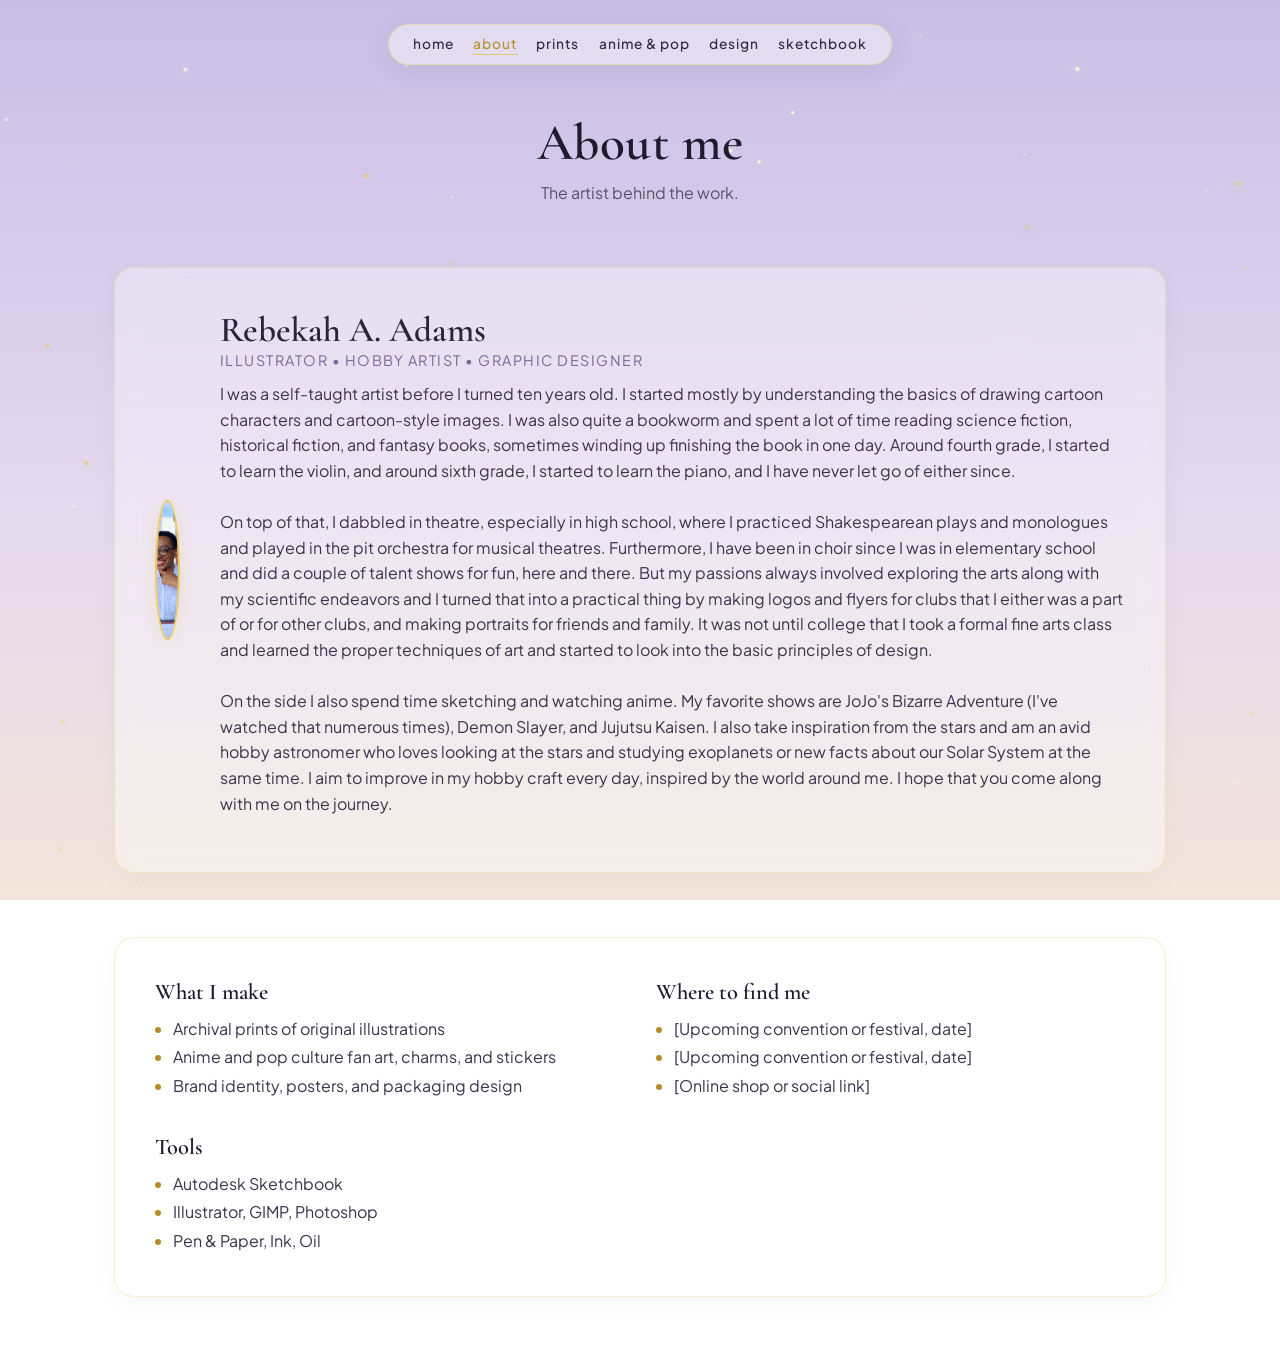
<file: about.html>
<!DOCTYPE html>
<html lang="en">
<head>
  <meta charset="UTF-8" />
  <meta name="viewport" content="width=device-width, initial-scale=1.0" />
  <title>About Me!</title>

  <link href="https://fonts.googleapis.com/css2?family=Cormorant+Garamond:ital,wght@0,400;0,600;1,400&family=Plus+Jakarta+Sans:wght@300;400;500;600&display=swap" rel="stylesheet">
  <!-- Bump ?v= whenever you edit styles.css so browsers grab the new version -->
  <link rel="stylesheet" href="styles.css?v=3" />
</head>
<body>

  <!-- Starfield Canvas -->
  <canvas id="celestial-bg"></canvas>

  <!-- Navigation -->
  <nav class="sticky-nav">
    <a href="index.html">home</a>
    <a href="about.html" class="active" aria-current="page">about</a>
    <a href="prints.html">prints</a>
    <a href="anime.html">anime &amp; pop</a>
    <a href="design.html">design</a>
    <a href="sketchbook.html">sketchbook</a>
  </nav>

  <main class="content-container">

    <header class="page-intro">
      <h1>About me</h1>
      <p>The artist behind the work.</p>
    </header>

    <section class="portfolio-section bio-card">
      <div class="bio-avatar">
        <img src="photos/avatar/IMG_4294.jpeg" alt="Portrait of the artist" />
      </div>
      <div class="bio-text">
        <h2>Rebekah A. Adams</h2>
        <p class="bio-subtitle">illustrator • hobby artist • graphic designer</p>
        <p class="bio-body">
          I was a self-taught artist before I turned ten years old. I started mostly by understanding the basics of drawing cartoon characters and cartoon-style images. 
          I was also quite a bookworm and spent a lot of time reading science fiction, historical fiction, and fantasy books, sometimes winding up finishing the book in one day. 
          Around fourth grade, I started to learn the violin, and around sixth grade, I started to learn the piano, and I have never let go of either since. <br>
          <br>
          On top of that, I dabbled in theatre, especially in high school, where I practiced Shakespearean plays and monologues and played in the pit orchestra for musical theatres.
          Furthermore, I have been in choir since I was in elementary school and did a couple of talent shows for fun, here and there. But my passions always involved exploring the arts along with my scientific endeavors
          and I turned that into a practical thing by making logos and flyers for clubs that I either was a part of or for other clubs, and making portraits for friends and family. 
          It was not until college that I took a formal fine arts class and learned the proper techniques of art and started to look into the basic principles of design. <br>
          <br>
          On the side I also spend time sketching and watching anime. My favorite shows are JoJo's Bizarre Adventure (I've watched that numerous times), Demon Slayer, and Jujutsu Kaisen. 
          I also take inspiration from the stars and am an avid hobby astronomer who loves looking at the stars and studying exoplanets or new facts about our Solar System at the same time.
          I aim to improve in my hobby craft every day, inspired by the world around me. I hope that you come along with me on the journey. 
        </p>
      </div>
    </section>

    <section class="portfolio-section">
      <div class="about-grid">
        <div class="about-block">
          <h3>What I make</h3>
          <ul>
            <li>Archival prints of original illustrations</li>
            <li>Anime and pop culture fan art, charms, and stickers</li>
            <li>Brand identity, posters, and packaging design</li>
          </ul>
        </div>
        <div class="about-block">
          <h3>Where to find me</h3>
          <ul>
            <li>[Upcoming convention or festival, date]</li>
            <li>[Upcoming convention or festival, date]</li>
            <li>[Online shop or social link]</li>
          </ul>
        </div>
        <div class="about-block">
          <h3>Tools</h3>
          <ul>
            <li>Autodesk Sketchbook</li>
            <li>Illustrator, GIMP, Photoshop</li>
            <li>Pen & Paper, Ink, Oil</li>
          </ul>
        </div>
       <!-- <div class="about-block">
          <h3>Commissions</h3>
          <p>Interested in a custom piece or a design project? Send me a note with what you have in mind.</p>
          <a class="contact-button" href="mailto:you@example.com">Email me</a>
        </div> -->
      </div>
    </section>

  </main>

  <script src="starfield.js?v=3"></script>
</body>
</html>
</file>
<file: styles.css>
*,
*::before,
*::after {
  box-sizing: border-box;
}

body {
  margin: 0;
  min-height: 100vh;
  font-family: 'Plus Jakarta Sans', system-ui, sans-serif;
  color: #2a2438;
  /* Dusky twilight sky so the cream + gold stars actually show up */
  background: linear-gradient(180deg, #c9bfe6 0%, #e4d8ef 55%, #f3e6dc 100%);
  background-attachment: fixed;
}

h1, h2, h3 {
  font-family: 'Cormorant Garamond', Georgia, serif;
  font-weight: 600;
  margin: 0;
}

p {
  margin: 0;
}

img {
  display: block;
  max-width: 100%;
}

/* =========================================================
   NEW: starfield canvas sits BEHIND everything (was missing)
   ========================================================= */
#celestial-bg {
  position: fixed;
  inset: 0;
  width: 100%;
  height: 100%;
  z-index: -1;
  pointer-events: none;
}

/* =========================================================
   NEW: preloader overlay + fade-out (was missing)
   ========================================================= */
#preloader {
  position: fixed;
  inset: 0;
  z-index: 2000;
  display: flex;
  align-items: center;
  justify-content: center;
  background: #1f1a2e;
  transition: opacity 0.8s ease, visibility 0.8s ease;
}

#preloader.fade-out {
  opacity: 0;
  visibility: hidden;
}

.loader-content {
  text-align: center;
}

.celestial-spinner {
  width: 64px;
  height: 64px;
  animation: spin-glow 2.4s ease-in-out infinite;
}

.loader-text {
  margin-top: 1rem;
  font-family: 'Cormorant Garamond', Georgia, serif;
  font-style: italic;
  font-size: 1.2rem;
  color: #FFF8DC;
  letter-spacing: 1px;
}

@keyframes spin-glow {
  0%   { transform: rotate(0deg) scale(0.9); filter: drop-shadow(0 0 4px #E6CA65); }
  50%  { transform: rotate(180deg) scale(1.05); filter: drop-shadow(0 0 14px #E6CA65); }
  100% { transform: rotate(360deg) scale(0.9); filter: drop-shadow(0 0 4px #E6CA65); }
}

/* Keeps section titles from hiding under the floating nav */
.portfolio-section {
  scroll-margin-top: 6rem;
}

/* Respect visitors who turn off motion in their OS settings */
@media (prefers-reduced-motion: reduce) {
  html { scroll-behavior: auto; }
  .celestial-spinner { animation: none; }
  #preloader { transition: none; }
}

/* =========================================================
   Original style
   ========================================================= */

/* Smooth scrolling for anchor links */
html {
  scroll-behavior: smooth;
}

/* Floating Navigation Bar */
.sticky-nav {
  position: fixed;
  top: 1.5rem;
  left: 50%;
  transform: translateX(-50%);
  z-index: 1000;
  display: flex;
  gap: 1.2rem;
  padding: 0.6rem 1.5rem;
  background: rgba(255, 255, 255, 0.45);
  backdrop-filter: blur(14px);
  -webkit-backdrop-filter: blur(14px);
  border: 1px solid rgba(230, 202, 101, 0.4);
  border-radius: 40px;
  box-shadow: 0 8px 32px rgba(31, 26, 46, 0.08);
}

.sticky-nav a {
  text-decoration: none;
  color: #2a2438;
  font-family: 'Plus Jakarta Sans', sans-serif;
  font-size: 0.85rem;
  letter-spacing: 1px;
  font-weight: 500;
  transition: color 0.3s ease;
}

.sticky-nav a:hover {
  color: #b58d27;
}

/* Page Layout Container */
.content-container {
  max-width: 1100px;
  margin: 7rem auto 4rem;
  padding: 0 1.5rem;
  display: flex;
  flex-direction: column;
  gap: 4rem;
}

/* Modular Section Card Container */
.portfolio-section {
  background: rgba(255, 255, 255, 0.35);
  backdrop-filter: blur(12px);
  -webkit-backdrop-filter: blur(12px);
  border: 1px solid rgba(230, 202, 101, 0.3);
  border-radius: 20px;
  padding: 2.5rem;
  box-shadow: 0 10px 30px rgba(0, 0, 0, 0.03);
}

/* Section Headers */
.section-header {
  margin-bottom: 2rem;
}

.section-header h2 {
  font-size: 2rem;
  color: #1f1a2e;
  letter-spacing: 1px;
}

.section-header p {
  font-size: 0.95rem;
  color: #5a5266;
  margin-top: 0.25rem;
}

/* Bio Section Layout */
.bio-card {
  display: flex;
  align-items: center;
  gap: 2.5rem;
}

.bio-avatar img {
  width: 140px;
  height: 140px;
  border-radius: 50%;
  object-fit: cover;
  border: 2px solid #E6CA65;
  box-shadow: 0 0 15px rgba(230, 202, 101, 0.3);
}

.bio-text h2 {
  font-size: 2.2rem;
}

.bio-subtitle {
  color: #7b6894;
  font-size: 0.9rem;
  letter-spacing: 1.5px;
  text-transform: uppercase;
  margin-bottom: 0.75rem;
}

.bio-body {
  line-height: 1.6;
  color: #3b334a;
  margin-bottom: 1rem;
}

.bio-badges {
  display: flex;
  gap: 0.5rem;
}

.badge {
  background: rgba(230, 202, 101, 0.2);
  border: 1px solid rgba(230, 202, 101, 0.5);
  font-size: 0.8rem;
  padding: 0.3rem 0.8rem;
  border-radius: 12px;
  color: #2a2438;
}

/* Standard Art Grids (Prints & Anime Art) */
.art-grid {
  display: grid;
  grid-template-columns: repeat(auto-fill, minmax(240px, 1fr));
  gap: 1.5rem;
}

.art-card {
  background: rgba(255, 255, 255, 0.5);
  border-radius: 12px;
  overflow: hidden;
  border: 1px solid rgba(255, 255, 255, 0.6);
  transition: transform 0.3s ease, box-shadow 0.3s ease;
}

.art-card:hover {
  transform: translateY(-5px);
  box-shadow: 0 12px 25px rgba(180, 160, 220, 0.3);
}

.card-image-wrap {
  position: relative;
  width: 100%;
  aspect-ratio: 4 / 5;
  overflow: hidden;
}

.card-image-wrap img {
  width: 100%;
  height: 100%;
  object-fit: cover;
}

.price-tag {
  position: absolute;
  bottom: 8px;
  right: 8px;
  background: rgba(31, 26, 46, 0.75);
  color: #FFF8DC;
  font-size: 0.75rem;
  padding: 0.2rem 0.5rem;
  border-radius: 6px;
  backdrop-filter: blur(4px);
}

.card-info {
  padding: 1rem;
}

.card-info h3 {
  font-size: 1.2rem;
}

.card-info p {
  font-size: 0.85rem;
  color: #6b6278;
}

/* Graphic Design Horizontal Layout */
.design-grid {
  display: grid;
  grid-template-columns: repeat(auto-fill, minmax(320px, 1fr));
  gap: 1.5rem;
}

.design-card {
  background: rgba(255, 255, 255, 0.5);
  border-radius: 12px;
  border: 1px solid rgba(255, 255, 255, 0.6);
  overflow: hidden;
}

.design-card img {
  width: 100%;
  aspect-ratio: 16 / 10;
  object-fit: cover;
}

.design-info {
  padding: 1.2rem;
}

/* Sketchbook Grid (wraps into rows, no side scroll) */
.sketchbook-row {
  display: grid;
  grid-template-columns: repeat(auto-fill, minmax(200px, 1fr));
  gap: 1rem;
}

.sketch-item {
  border-radius: 10px;
  overflow: hidden;
  border: 1px solid rgba(230, 202, 101, 0.3);
}

.sketch-item img {
  width: 100%;
  height: 100%;
  object-fit: cover;
}

/* Mobile Responsiveness */
@media (max-width: 768px) {
  .bio-card {
    flex-direction: column;
    text-align: center;
  }
  .bio-badges {
    justify-content: center;
    flex-wrap: wrap;
  }
  .sticky-nav {
    width: 90%;
    justify-content: space-around;
    padding: 0.5rem;
  }
  .sticky-nav a {
    font-size: 0.75rem;
  }
}

/* =========================================================
   NEW (v3): multi-page additions
   ========================================================= */

/* "You are here" link in the nav */
.sticky-nav a.active {
  color: #b58d27;
  border-bottom: 1px solid #E6CA65;
  padding-bottom: 2px;
}

.sticky-nav a:focus-visible,
.explore-card:focus-visible,
.contact-button:focus-visible {
  outline: 2px solid #b58d27;
  outline-offset: 4px;
  border-radius: 4px;
}

/* Soft placeholder tone behind images that haven't been uploaded yet */
.card-image-wrap,
.sketch-item,
.mockup-item,
.explore-card img {
  background: linear-gradient(135deg, rgba(201, 191, 230, 0.6), rgba(243, 230, 220, 0.6));
}

/* Sketchbook items need a height so their images show */
.sketch-item {
  aspect-ratio: 3 / 4;
}

/* ---------- Page intro (top of each inner page) ---------- */
.page-intro {
  text-align: center;
  padding: 0 1rem;
}

.page-intro h1 {
  font-size: clamp(2.2rem, 5vw, 3.2rem);
  color: #1f1a2e;
  letter-spacing: 0.5px;
}

.page-intro p {
  color: #5a5266;
  margin-top: 0.5rem;
}

/* ---------- Home: gallery "doors" ---------- */
.explore-grid {
  display: grid;
  grid-template-columns: repeat(auto-fill, minmax(220px, 1fr));
  gap: 1.25rem;
}

.explore-card {
  display: block;
  text-decoration: none;
  color: inherit;
  background: rgba(255, 255, 255, 0.5);
  border: 1px solid rgba(255, 255, 255, 0.6);
  border-radius: 14px;
  overflow: hidden;
  transition: transform 0.3s ease, box-shadow 0.3s ease;
}

.explore-card:hover {
  transform: translateY(-5px);
  box-shadow: 0 12px 25px rgba(180, 160, 220, 0.3);
}

.explore-card img {
  width: 100%;
  aspect-ratio: 4 / 3;
  object-fit: cover;
}

/* ---------- About page ---------- */
.about-grid {
  display: grid;
  grid-template-columns: repeat(2, 1fr);
  gap: 2rem;
}

.about-block h3 {
  font-size: 1.4rem;
  color: #1f1a2e;
  margin-bottom: 0.6rem;
}

.about-block ul {
  margin: 0;
  padding-left: 1.1rem;
  color: #3b334a;
  line-height: 1.8;
}

.about-block li::marker {
  color: #b58d27;
}

.about-block p {
  color: #3b334a;
  line-height: 1.6;
}

.contact-button {
  display: inline-block;
  margin-top: 1rem;
  padding: 0.55rem 1.3rem;
  border-radius: 30px;
  background: #1f1a2e;
  color: #FFF8DC;
  text-decoration: none;
  font-size: 0.9rem;
  transition: background 0.3s ease;
}

.contact-button:hover {
  background: #3b334a;
}

/* ---------- Design page: case studies ---------- */
.case-study-header {
  display: grid;
  grid-template-columns: 1.5fr 1fr;
  gap: 2rem;
  margin-bottom: 1.75rem;
}

.project-category {
  display: block;
  font-size: 0.8rem;
  color: #7b6894;
  letter-spacing: 0.5px;
  margin-bottom: 0.4rem;
}

.case-study-meta h2 {
  font-size: 2rem;
  color: #1f1a2e;
}

.project-tagline {
  color: #5a5266;
  line-height: 1.6;
  margin-top: 0.5rem;
}

.case-study-details {
  display: flex;
  flex-direction: column;
  gap: 0.9rem;
  padding-left: 1.5rem;
  border-left: 1px solid rgba(230, 202, 101, 0.6);
}

.detail-item {
  display: flex;
  flex-direction: column;
  gap: 0.15rem;
}

.detail-label {
  font-size: 0.75rem;
  color: #7b6894;
}

.detail-value {
  font-size: 0.92rem;
  font-weight: 500;
  color: #2a2438;
}

.case-study-body {
  max-width: 65ch;
  margin-bottom: 1.75rem;
}

.case-study-body h3 {
  font-size: 1.35rem;
  color: #1f1a2e;
  margin-bottom: 0.4rem;
}

.case-study-body p {
  color: #3b334a;
  line-height: 1.7;
}

.mockup-grid {
  display: grid;
  grid-template-columns: repeat(2, 1fr);
  gap: 1rem;
}

.mockup-item {
  border-radius: 12px;
  overflow: hidden;
  border: 1px solid rgba(255, 255, 255, 0.6);
  aspect-ratio: 4 / 3;
}

.mockup-item.large {
  grid-column: 1 / -1;
  aspect-ratio: 16 / 8;
}

.mockup-item img {
  width: 100%;
  height: 100%;
  object-fit: cover;
}

/* ---------- Mobile tweaks for the new pieces ---------- */
@media (max-width: 768px) {
  .sticky-nav {
    flex-wrap: wrap;
    justify-content: center;
    gap: 0.4rem 0.8rem;
    border-radius: 20px;
  }
  .content-container {
    margin-top: 8.5rem; /* room for the nav when it wraps to two lines */
  }
  .portfolio-section {
    padding: 1.5rem;
  }
  .about-grid,
  .case-study-header,
  .mockup-grid {
    grid-template-columns: 1fr;
  }
  .case-study-details {
    padding-left: 0;
    padding-top: 1rem;
    border-left: none;
    border-top: 1px solid rgba(230, 202, 101, 0.6);
  }
  .mockup-item.large {
    aspect-ratio: 4 / 3;
  }
}
</file>
